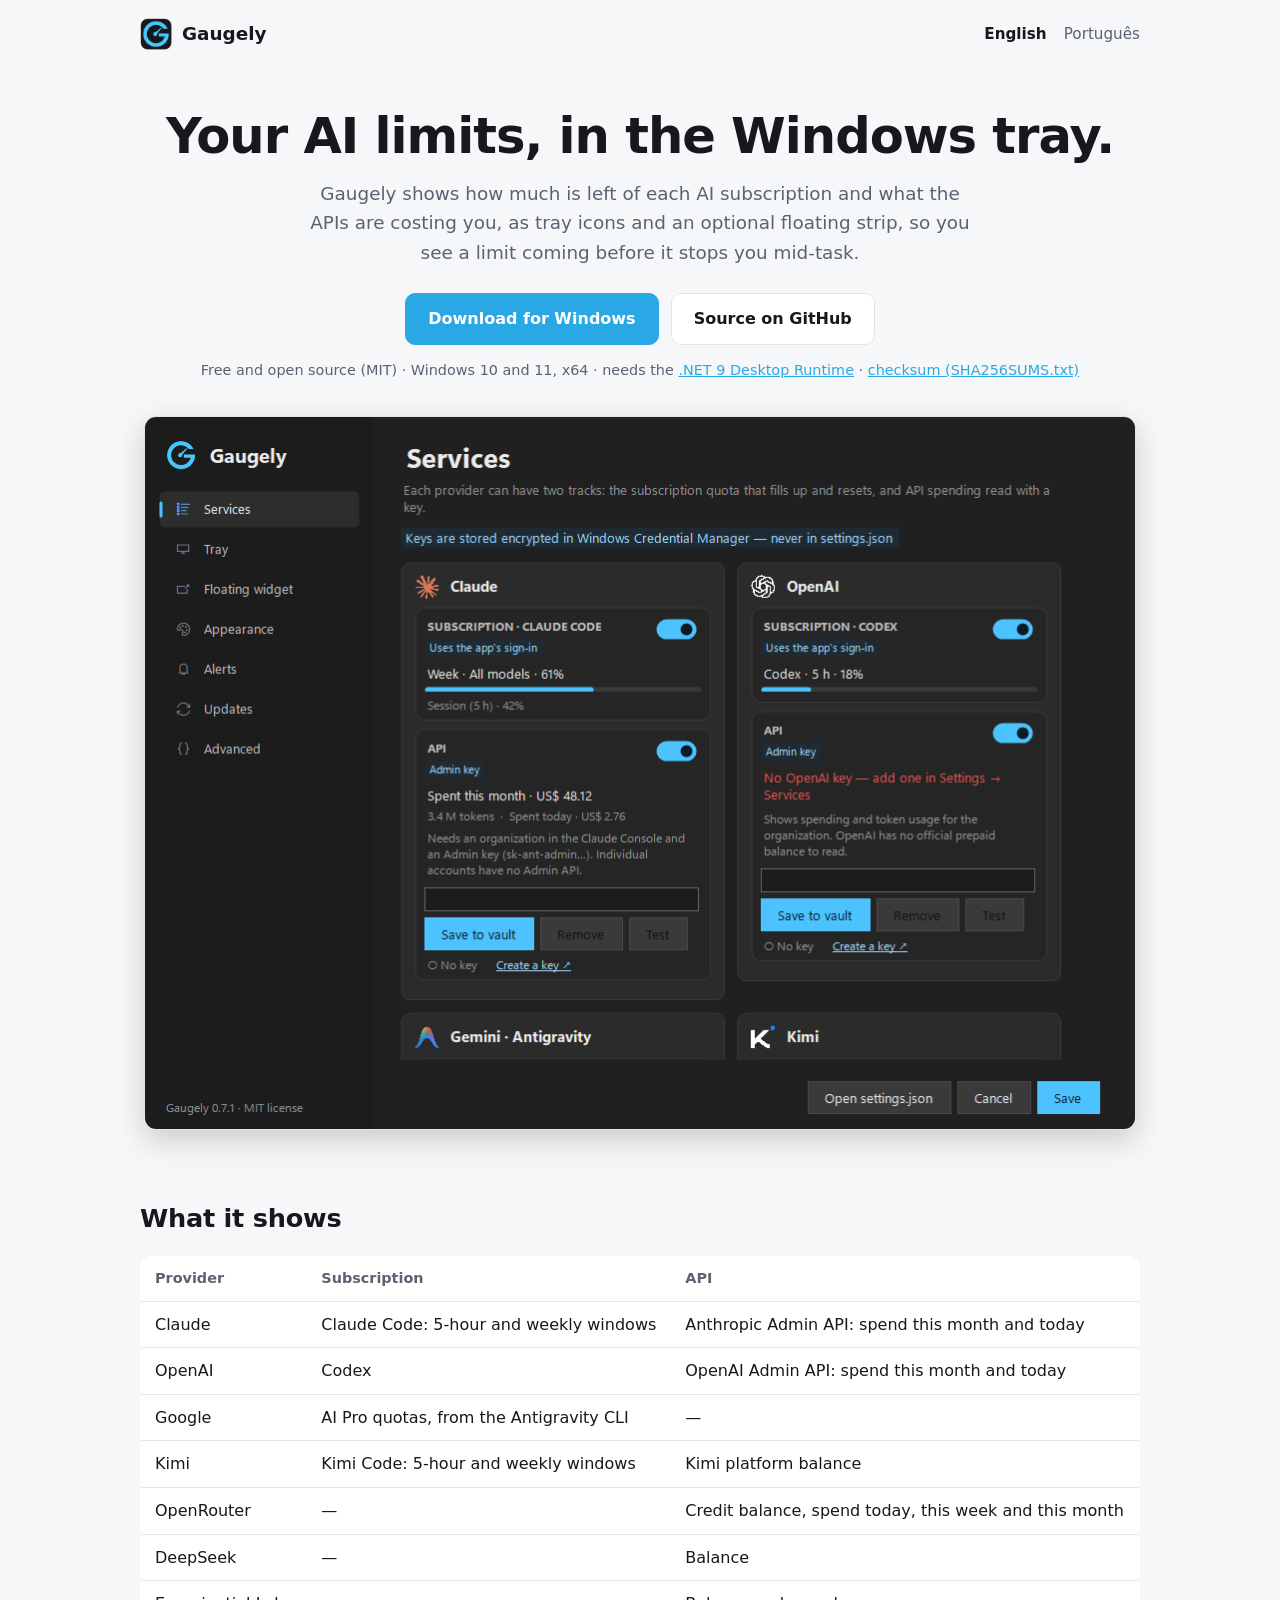
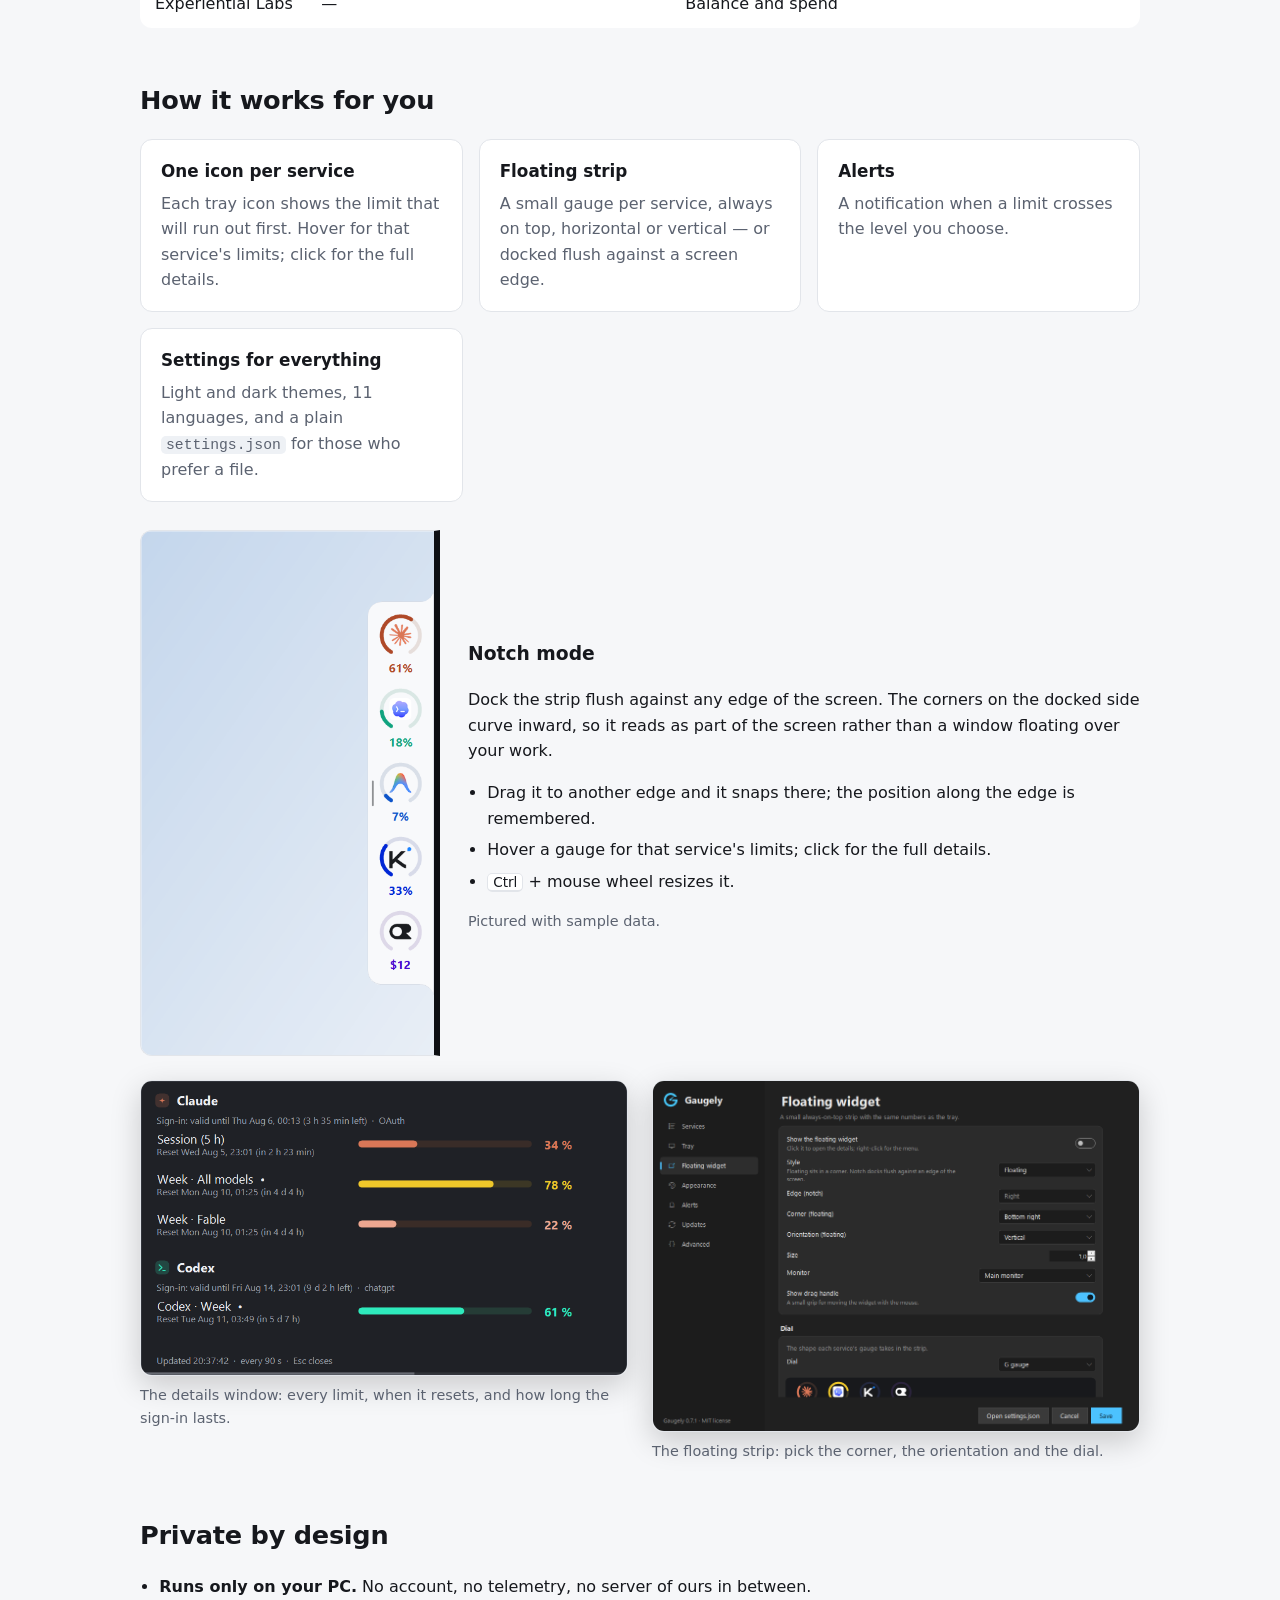
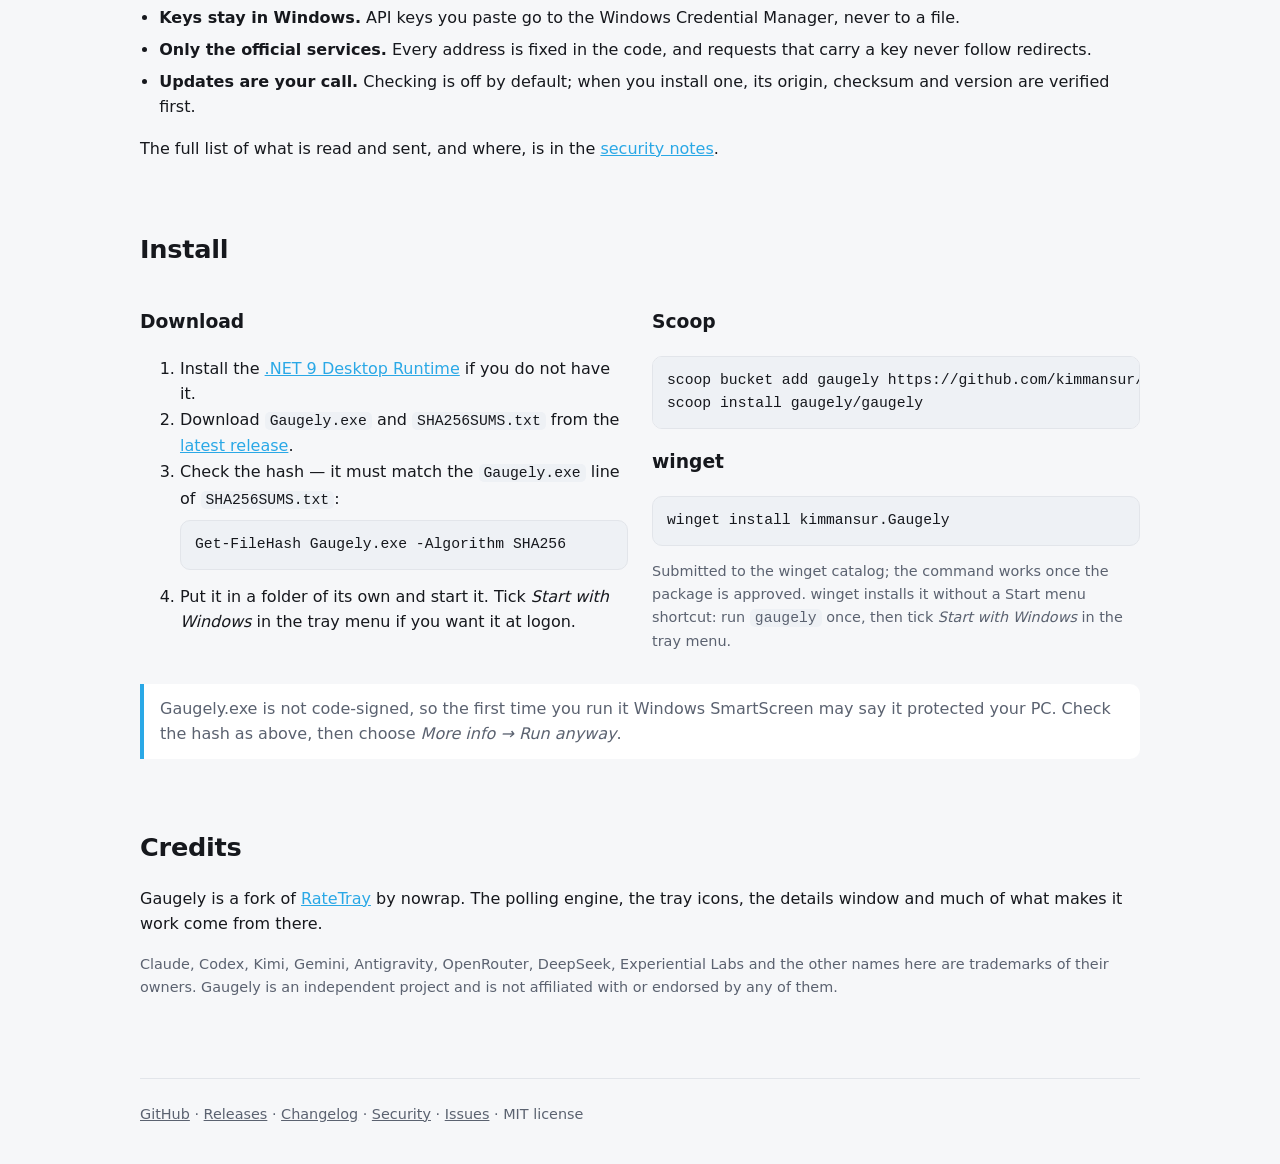
<file: site/index.html>
<!doctype html>
<html lang="en">
<head>
  <meta charset="utf-8">
  <meta name="viewport" content="width=device-width, initial-scale=1">
  <title>Gaugely — AI usage limits and API spending in the Windows tray</title>
  <meta name="description" content="Gaugely shows how much is left of your Claude Code, Codex, Kimi Code and Antigravity limits, and what you spend on the Anthropic, OpenAI, Kimi, OpenRouter, DeepSeek and Experiential Labs APIs, right in the Windows tray. Free and open source.">
  <link rel="canonical" href="https://kimmansur.github.io/gaugely/">
  <link rel="alternate" hreflang="en" href="https://kimmansur.github.io/gaugely/">
  <link rel="alternate" hreflang="pt-BR" href="https://kimmansur.github.io/gaugely/pt/">
  <link rel="icon" href="assets/img/icon.png">
  <link rel="apple-touch-icon" href="assets/img/icon.png">
  <meta property="og:title" content="Gaugely">
  <meta property="og:description" content="AI usage limits and API spending in the Windows tray. Free and open source.">
  <meta property="og:image" content="https://kimmansur.github.io/gaugely/assets/img/services.en.png">
  <meta property="og:url" content="https://kimmansur.github.io/gaugely/">
  <link rel="stylesheet" href="assets/style.css">
</head>
<body>
  <div class="wrap">
    <header class="top">
      <a class="brand" href="./"><img src="assets/img/icon.png" alt="" width="32" height="32">Gaugely</a>
      <nav class="lang" aria-label="Language">
        <a href="./" aria-current="page" lang="en">English</a>
        <a href="pt/" lang="pt-BR">Português</a>
      </nav>
    </header>

    <main>
      <div class="hero">
        <h1>Your AI limits, in the Windows tray.</h1>
        <p class="lead">Gaugely shows how much is left of each AI subscription and what the APIs are costing you, as tray icons and an optional floating strip, so you see a limit coming before it stops you mid-task.</p>
        <div class="actions">
          <a class="button primary" href="https://github.com/kimmansur/gaugely/releases/latest/download/Gaugely.exe">Download for Windows</a>
          <a class="button" href="https://github.com/kimmansur/gaugely">Source on GitHub</a>
        </div>
        <p class="fine">Free and open source (MIT) · Windows 10 and 11, x64 · needs the <a href="https://dotnet.microsoft.com/download/dotnet/9.0">.NET 9 Desktop Runtime</a> · <a href="https://github.com/kimmansur/gaugely/releases/latest/download/SHA256SUMS.txt">checksum (SHA256SUMS.txt)</a></p>
        <div class="shot">
          <img src="assets/img/services.en.png" width="992" height="713" alt="Gaugely settings window, Services page: Claude and OpenAI cards, each with a subscription track and an API track">
        </div>
      </div>

      <section aria-labelledby="what">
        <h2 id="what">What it shows</h2>
        <div class="table-wrap">
        <table>
          <thead><tr><th scope="col">Provider</th><th scope="col">Subscription</th><th scope="col">API</th></tr></thead>
          <tbody>
            <tr><td>Claude</td><td>Claude Code: 5-hour and weekly windows</td><td>Anthropic Admin API: spend this month and today</td></tr>
            <tr><td>OpenAI</td><td>Codex</td><td>OpenAI Admin API: spend this month and today</td></tr>
            <tr><td>Google</td><td>AI Pro quotas, from the Antigravity CLI</td><td>—</td></tr>
            <tr><td>Kimi</td><td>Kimi Code: 5-hour and weekly windows</td><td>Kimi platform balance</td></tr>
            <tr><td>OpenRouter</td><td>—</td><td>Credit balance, spend today, this week and this month</td></tr>
            <tr><td>DeepSeek</td><td>—</td><td>Balance</td></tr>
            <tr><td>Experiential Labs</td><td>—</td><td>Balance and spend</td></tr>
          </tbody>
        </table>
        </div>
      </section>

      <section aria-labelledby="features">
        <h2 id="features">How it works for you</h2>
        <div class="grid">
          <div class="card"><h3>One icon per service</h3><p>Each tray icon shows the limit that will run out first. Hover for that service's limits; click for the full details.</p></div>
          <div class="card"><h3>Floating strip</h3><p>A small gauge per service, always on top, horizontal or vertical — or docked flush against a screen edge.</p></div>
          <div class="card"><h3>Alerts</h3><p>A notification when a limit crosses the level you choose.</p></div>
          <div class="card"><h3>Settings for everything</h3><p>Light and dark themes, 11 languages, and a plain <code>settings.json</code> for those who prefer a file.</p></div>
        </div>
        <div class="notch">
          <picture>
            <source srcset="assets/img/notch-dark.png" media="(prefers-color-scheme: dark)">
            <img src="assets/img/notch-light.png" width="466" height="834" alt="The strip in notch mode, docked flush against the right edge of the screen with inverted corners, one gauge each for Claude, Codex, Antigravity, Kimi and OpenRouter" loading="lazy">
          </picture>
          <div>
            <h3>Notch mode</h3>
            <p>Dock the strip flush against any edge of the screen. The corners on the docked side curve inward, so it reads as part of the screen rather than a window floating over your work.</p>
            <ul class="checks">
              <li>Drag it to another edge and it snaps there; the position along the edge is remembered.</li>
              <li>Hover a gauge for that service's limits; click for the full details.</li>
              <li><kbd>Ctrl</kbd> + mouse wheel resizes it.</li>
            </ul>
            <p class="fine">Pictured with sample data.</p>
          </div>
        </div>
        <div class="two" style="margin-top:24px">
          <figure>
            <img src="assets/img/details.png" width="840" height="507" alt="Details window with Claude session and weekly limits and the Codex weekly limit as bars with percentages and reset times" loading="lazy">
            <figcaption>The details window: every limit, when it resets, and how long the sign-in lasts.</figcaption>
          </figure>
          <figure>
            <img src="assets/img/widget.en.png" width="992" height="713" alt="Settings window, Floating widget page, with style, corner, orientation and dial options" loading="lazy">
            <figcaption>The floating strip: pick the corner, the orientation and the dial.</figcaption>
          </figure>
        </div>
      </section>

      <section aria-labelledby="privacy">
        <h2 id="privacy">Private by design</h2>
        <ul class="checks">
          <li><strong>Runs only on your PC.</strong> No account, no telemetry, no server of ours in between.</li>
          <li><strong>Keys stay in Windows.</strong> API keys you paste go to the Windows Credential Manager, never to a file.</li>
          <li><strong>Only the official services.</strong> Every address is fixed in the code, and requests that carry a key never follow redirects.</li>
          <li><strong>Updates are your call.</strong> Checking is off by default; when you install one, its origin, checksum and version are verified first.</li>
        </ul>
        <p>The full list of what is read and sent, and where, is in the <a href="https://github.com/kimmansur/gaugely/blob/main/SECURITY.md">security notes</a>.</p>
      </section>

      <section aria-labelledby="install">
        <h2 id="install">Install</h2>
        <div class="two">
          <div>
            <h3>Download</h3>
            <ol>
              <li>Install the <a href="https://dotnet.microsoft.com/download/dotnet/9.0">.NET 9 Desktop Runtime</a> if you do not have it.</li>
              <li>Download <code>Gaugely.exe</code> and <code>SHA256SUMS.txt</code> from the <a href="https://github.com/kimmansur/gaugely/releases/latest">latest release</a>.</li>
              <li>Check the hash — it must match the <code>Gaugely.exe</code> line of <code>SHA256SUMS.txt</code>:
                <pre><code>Get-FileHash Gaugely.exe -Algorithm SHA256</code></pre></li>
              <li>Put it in a folder of its own and start it. Tick <em>Start with Windows</em> in the tray menu if you want it at logon.</li>
            </ol>
          </div>
          <div>
            <h3>Scoop</h3>
            <pre><code>scoop bucket add gaugely https://github.com/kimmansur/gaugely
scoop install gaugely/gaugely</code></pre>
            <h3>winget</h3>
            <pre><code>winget install kimmansur.Gaugely</code></pre>
            <p class="fine">Submitted to the winget catalog; the command works once the package is approved. winget installs it without a Start menu shortcut: run <code>gaugely</code> once, then tick <em>Start with Windows</em> in the tray menu.</p>
          </div>
        </div>
        <p class="note">Gaugely.exe is not code-signed, so the first time you run it Windows SmartScreen may say it protected your PC. Check the hash as above, then choose <em>More info → Run anyway</em>.</p>
      </section>

      <section aria-labelledby="credits">
        <h2 id="credits">Credits</h2>
        <p>Gaugely is a fork of <a href="https://github.com/nowrap/rate-tray">RateTray</a> by nowrap. The polling engine, the tray icons, the details window and much of what makes it work come from there.</p>
        <p class="fine">Claude, Codex, Kimi, Gemini, Antigravity, OpenRouter, DeepSeek, Experiential Labs and the other names here are trademarks of their owners. Gaugely is an independent project and is not affiliated with or endorsed by any of them.</p>
      </section>
    </main>

    <footer>
      <a href="https://github.com/kimmansur/gaugely">GitHub</a> ·
      <a href="https://github.com/kimmansur/gaugely/releases">Releases</a> ·
      <a href="https://github.com/kimmansur/gaugely/blob/main/CHANGELOG.md">Changelog</a> ·
      <a href="https://github.com/kimmansur/gaugely/blob/main/SECURITY.md">Security</a> ·
      <a href="https://github.com/kimmansur/gaugely/issues">Issues</a> ·
      MIT license
    </footer>
  </div>
</body>
</html>
</file>
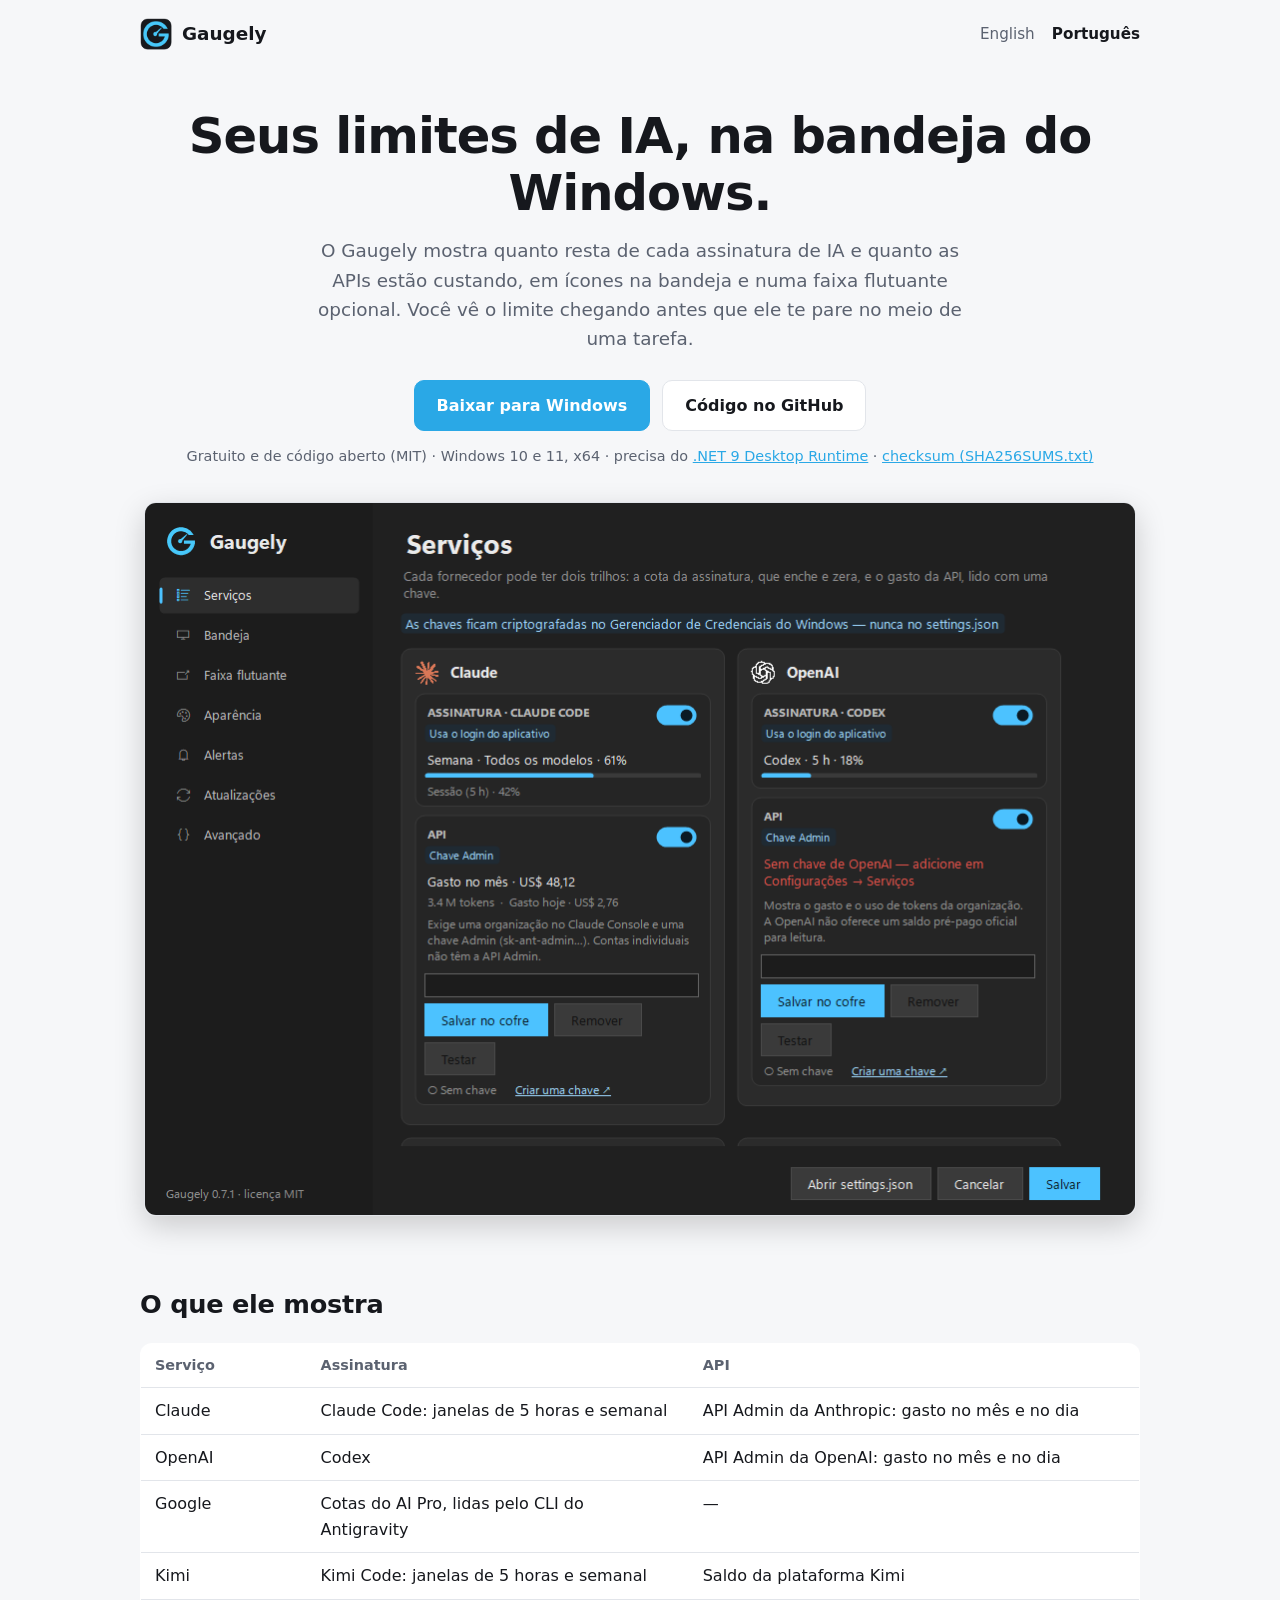
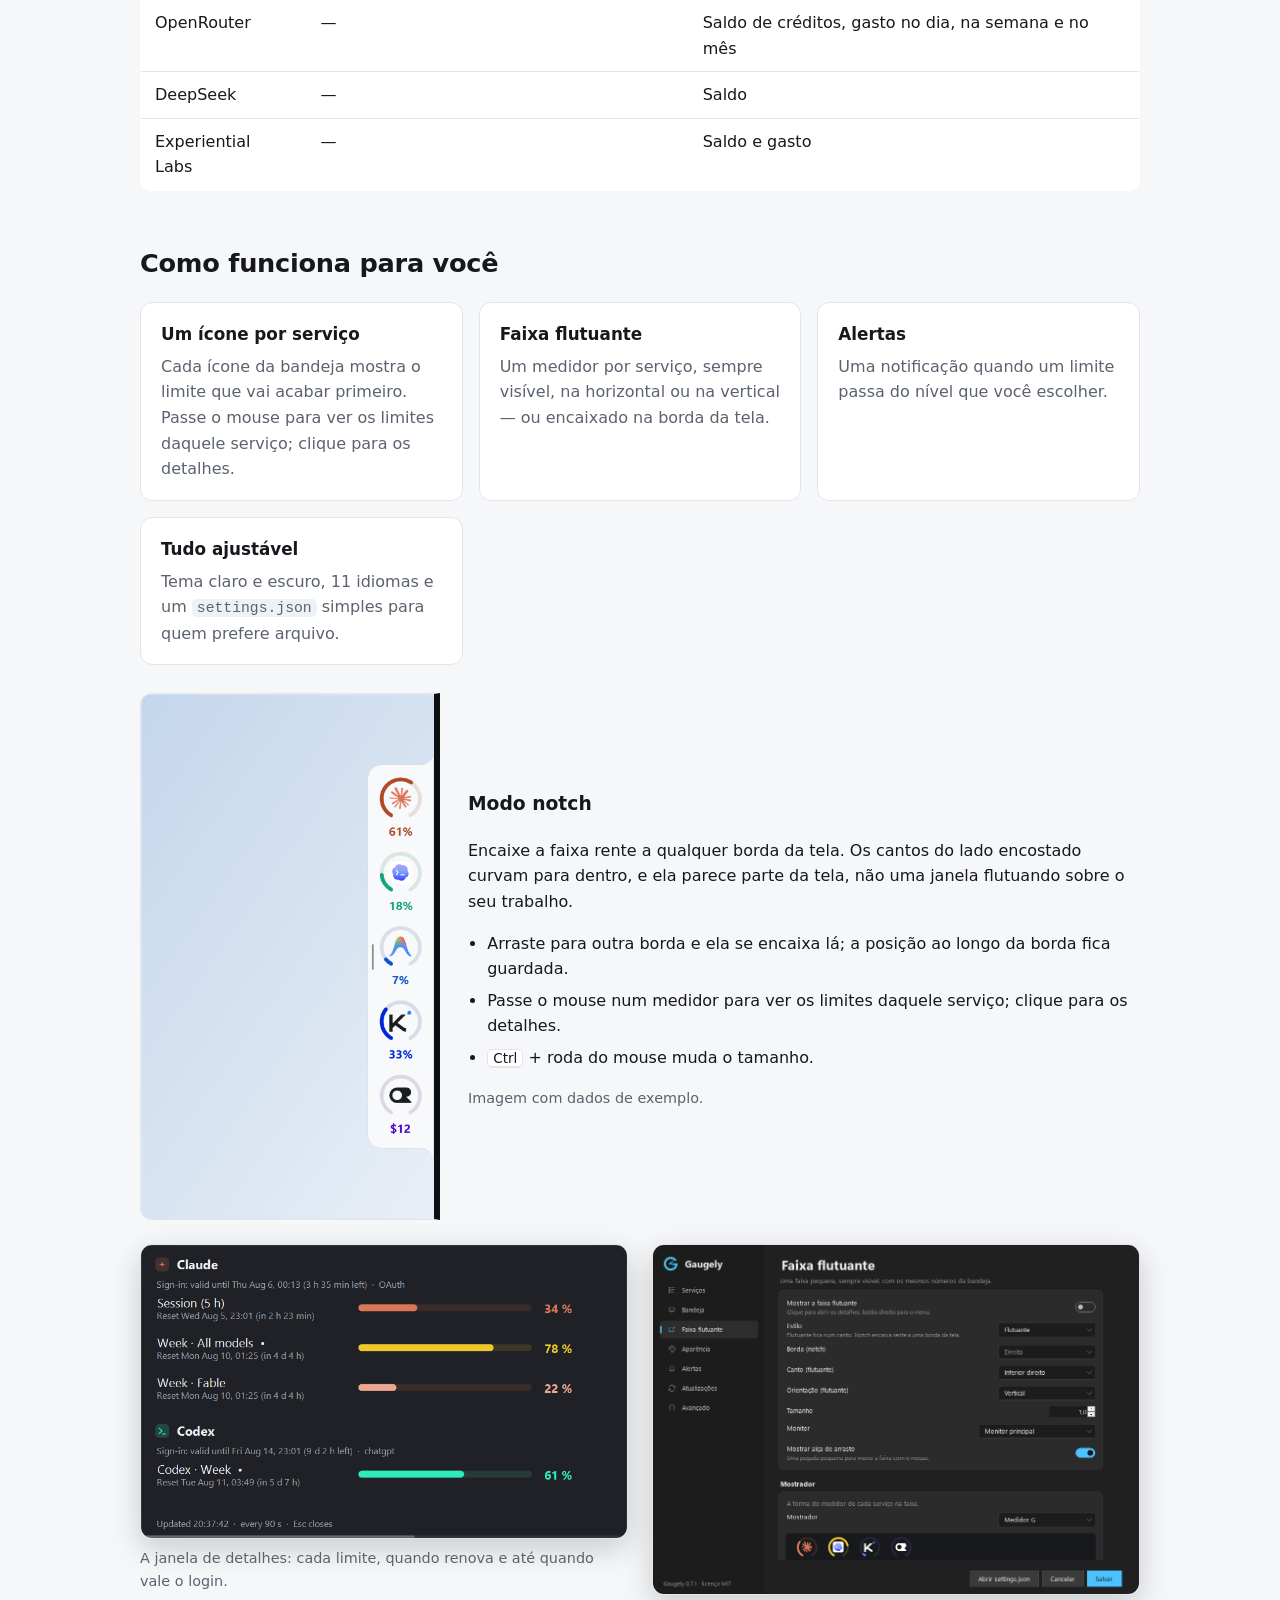
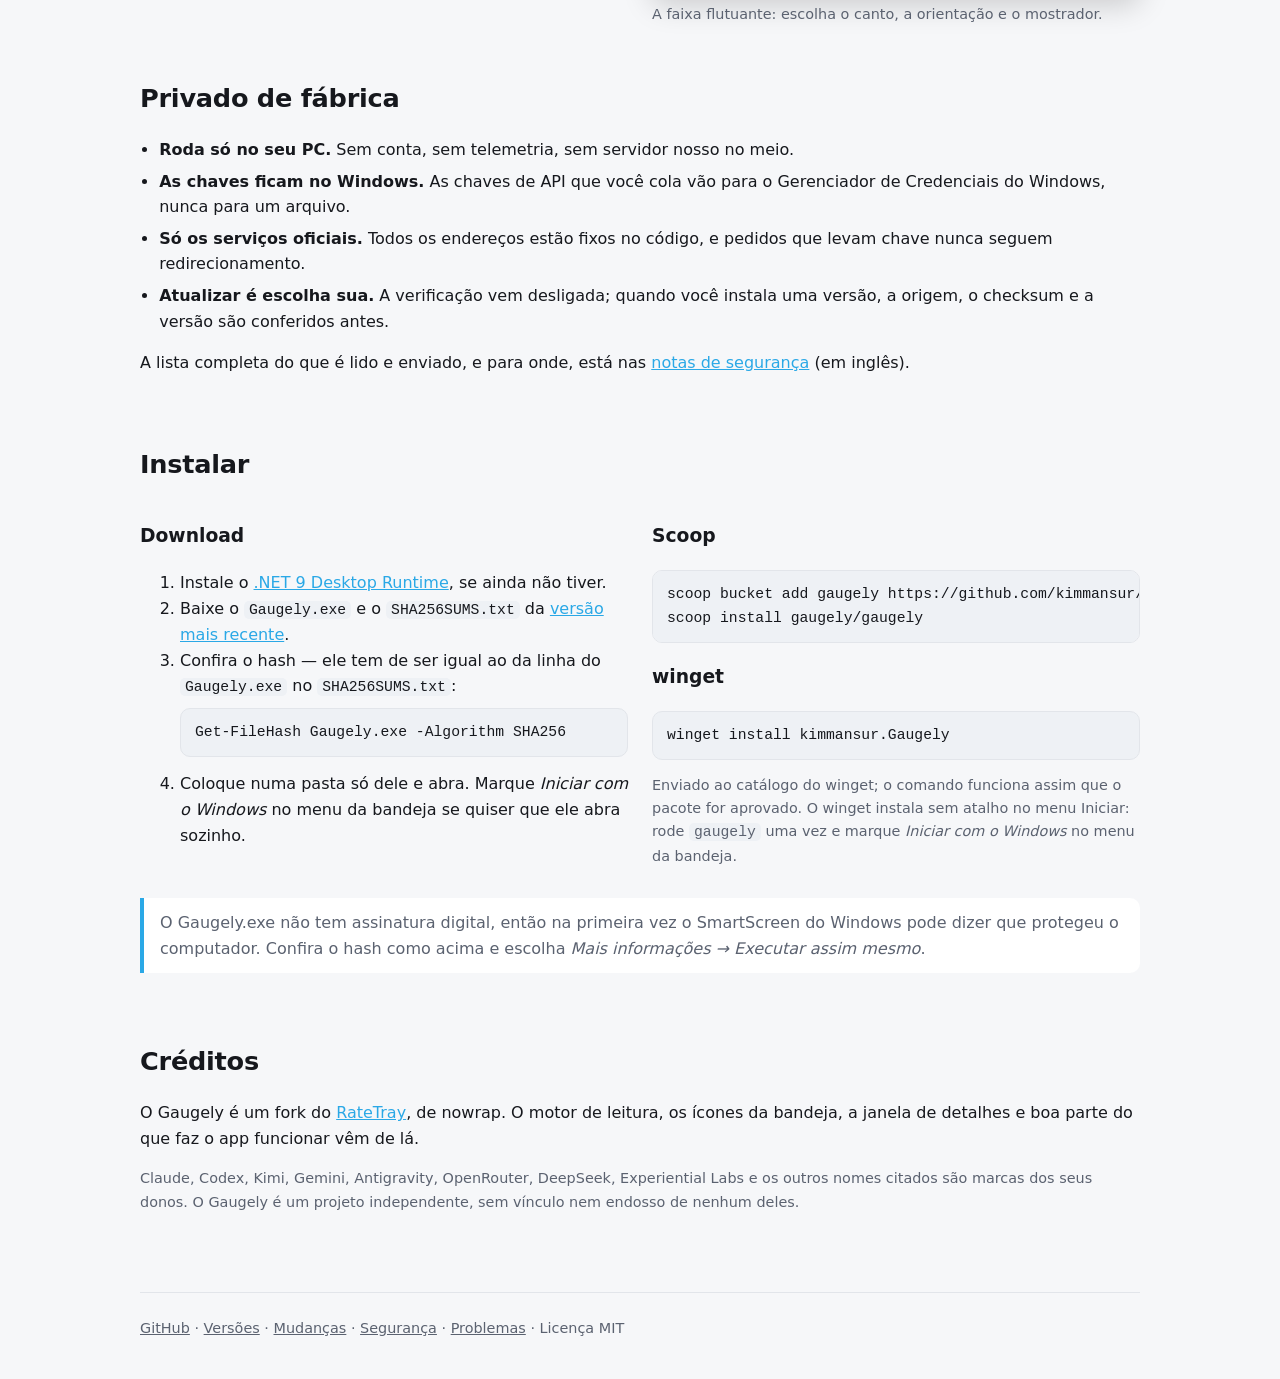
<file: site/pt/index.html>
<!doctype html>
<html lang="pt-BR">
<head>
  <meta charset="utf-8">
  <meta name="viewport" content="width=device-width, initial-scale=1">
  <title>Gaugely — limites de uso e gasto com IA na bandeja do Windows</title>
  <meta name="description" content="O Gaugely mostra quanto resta dos limites do Claude Code, Codex, Kimi Code e Antigravity, e quanto você gasta nas APIs da Anthropic, OpenAI, Kimi, OpenRouter, DeepSeek e Experiential Labs, na bandeja do Windows. Gratuito e de código aberto.">
  <link rel="canonical" href="https://kimmansur.github.io/gaugely/pt/">
  <link rel="alternate" hreflang="en" href="https://kimmansur.github.io/gaugely/">
  <link rel="alternate" hreflang="pt-BR" href="https://kimmansur.github.io/gaugely/pt/">
  <link rel="icon" href="../assets/img/icon.png">
  <link rel="apple-touch-icon" href="../assets/img/icon.png">
  <meta property="og:title" content="Gaugely">
  <meta property="og:description" content="Limites de uso e gasto com IA na bandeja do Windows. Gratuito e de código aberto.">
  <meta property="og:image" content="https://kimmansur.github.io/gaugely/assets/img/services.pt.png">
  <meta property="og:url" content="https://kimmansur.github.io/gaugely/pt/">
  <link rel="stylesheet" href="../assets/style.css">
</head>
<body>
  <div class="wrap">
    <header class="top">
      <a class="brand" href="./"><img src="../assets/img/icon.png" alt="" width="32" height="32">Gaugely</a>
      <nav class="lang" aria-label="Idioma">
        <a href="../" lang="en">English</a>
        <a href="./" aria-current="page" lang="pt-BR">Português</a>
      </nav>
    </header>

    <main>
      <div class="hero">
        <h1>Seus limites de IA, na bandeja do Windows.</h1>
        <p class="lead">O Gaugely mostra quanto resta de cada assinatura de IA e quanto as APIs estão custando, em ícones na bandeja e numa faixa flutuante opcional. Você vê o limite chegando antes que ele te pare no meio de uma tarefa.</p>
        <div class="actions">
          <a class="button primary" href="https://github.com/kimmansur/gaugely/releases/latest/download/Gaugely.exe">Baixar para Windows</a>
          <a class="button" href="https://github.com/kimmansur/gaugely">Código no GitHub</a>
        </div>
        <p class="fine">Gratuito e de código aberto (MIT) · Windows 10 e 11, x64 · precisa do <a href="https://dotnet.microsoft.com/download/dotnet/9.0">.NET 9 Desktop Runtime</a> · <a href="https://github.com/kimmansur/gaugely/releases/latest/download/SHA256SUMS.txt">checksum (SHA256SUMS.txt)</a></p>
        <div class="shot">
          <img src="../assets/img/services.pt.png" width="992" height="713" alt="Janela de ajustes do Gaugely, página Serviços: cartões do Claude e da OpenAI, cada um com a trilha da assinatura e a da API">
        </div>
      </div>

      <section aria-labelledby="o-que">
        <h2 id="o-que">O que ele mostra</h2>
        <div class="table-wrap">
        <table>
          <thead><tr><th scope="col">Serviço</th><th scope="col">Assinatura</th><th scope="col">API</th></tr></thead>
          <tbody>
            <tr><td>Claude</td><td>Claude Code: janelas de 5 horas e semanal</td><td>API Admin da Anthropic: gasto no mês e no dia</td></tr>
            <tr><td>OpenAI</td><td>Codex</td><td>API Admin da OpenAI: gasto no mês e no dia</td></tr>
            <tr><td>Google</td><td>Cotas do AI Pro, lidas pelo CLI do Antigravity</td><td>—</td></tr>
            <tr><td>Kimi</td><td>Kimi Code: janelas de 5 horas e semanal</td><td>Saldo da plataforma Kimi</td></tr>
            <tr><td>OpenRouter</td><td>—</td><td>Saldo de créditos, gasto no dia, na semana e no mês</td></tr>
            <tr><td>DeepSeek</td><td>—</td><td>Saldo</td></tr>
            <tr><td>Experiential Labs</td><td>—</td><td>Saldo e gasto</td></tr>
          </tbody>
        </table>
        </div>
      </section>

      <section aria-labelledby="como">
        <h2 id="como">Como funciona para você</h2>
        <div class="grid">
          <div class="card"><h3>Um ícone por serviço</h3><p>Cada ícone da bandeja mostra o limite que vai acabar primeiro. Passe o mouse para ver os limites daquele serviço; clique para os detalhes.</p></div>
          <div class="card"><h3>Faixa flutuante</h3><p>Um medidor por serviço, sempre visível, na horizontal ou na vertical — ou encaixado na borda da tela.</p></div>
          <div class="card"><h3>Alertas</h3><p>Uma notificação quando um limite passa do nível que você escolher.</p></div>
          <div class="card"><h3>Tudo ajustável</h3><p>Tema claro e escuro, 11 idiomas e um <code>settings.json</code> simples para quem prefere arquivo.</p></div>
        </div>
        <div class="notch">
          <picture>
            <source srcset="../assets/img/notch-dark.png" media="(prefers-color-scheme: dark)">
            <img src="../assets/img/notch-light.png" width="466" height="834" alt="A faixa no modo notch, encaixada rente à borda direita da tela, com os cantos do lado encostado curvados para dentro, um medidor para Claude, Codex, Antigravity, Kimi e OpenRouter" loading="lazy">
          </picture>
          <div>
            <h3>Modo notch</h3>
            <p>Encaixe a faixa rente a qualquer borda da tela. Os cantos do lado encostado curvam para dentro, e ela parece parte da tela, não uma janela flutuando sobre o seu trabalho.</p>
            <ul class="checks">
              <li>Arraste para outra borda e ela se encaixa lá; a posição ao longo da borda fica guardada.</li>
              <li>Passe o mouse num medidor para ver os limites daquele serviço; clique para os detalhes.</li>
              <li><kbd>Ctrl</kbd> + roda do mouse muda o tamanho.</li>
            </ul>
            <p class="fine">Imagem com dados de exemplo.</p>
          </div>
        </div>
        <div class="two" style="margin-top:24px">
          <figure>
            <img src="../assets/img/details.png" width="840" height="507" alt="Janela de detalhes com os limites de sessão e semanal do Claude e o semanal do Codex, em barras com porcentagem e horário de renovação" loading="lazy">
            <figcaption>A janela de detalhes: cada limite, quando renova e até quando vale o login.</figcaption>
          </figure>
          <figure>
            <img src="../assets/img/widget.pt.png" width="992" height="713" alt="Janela de ajustes, página da faixa flutuante, com estilo, canto, orientação e mostrador" loading="lazy">
            <figcaption>A faixa flutuante: escolha o canto, a orientação e o mostrador.</figcaption>
          </figure>
        </div>
      </section>

      <section aria-labelledby="privacidade">
        <h2 id="privacidade">Privado de fábrica</h2>
        <ul class="checks">
          <li><strong>Roda só no seu PC.</strong> Sem conta, sem telemetria, sem servidor nosso no meio.</li>
          <li><strong>As chaves ficam no Windows.</strong> As chaves de API que você cola vão para o Gerenciador de Credenciais do Windows, nunca para um arquivo.</li>
          <li><strong>Só os serviços oficiais.</strong> Todos os endereços estão fixos no código, e pedidos que levam chave nunca seguem redirecionamento.</li>
          <li><strong>Atualizar é escolha sua.</strong> A verificação vem desligada; quando você instala uma versão, a origem, o checksum e a versão são conferidos antes.</li>
        </ul>
        <p>A lista completa do que é lido e enviado, e para onde, está nas <a href="https://github.com/kimmansur/gaugely/blob/main/SECURITY.md">notas de segurança</a> (em inglês).</p>
      </section>

      <section aria-labelledby="instalar">
        <h2 id="instalar">Instalar</h2>
        <div class="two">
          <div>
            <h3>Download</h3>
            <ol>
              <li>Instale o <a href="https://dotnet.microsoft.com/download/dotnet/9.0">.NET 9 Desktop Runtime</a>, se ainda não tiver.</li>
              <li>Baixe o <code>Gaugely.exe</code> e o <code>SHA256SUMS.txt</code> da <a href="https://github.com/kimmansur/gaugely/releases/latest">versão mais recente</a>.</li>
              <li>Confira o hash — ele tem de ser igual ao da linha do <code>Gaugely.exe</code> no <code>SHA256SUMS.txt</code>:
                <pre><code>Get-FileHash Gaugely.exe -Algorithm SHA256</code></pre></li>
              <li>Coloque numa pasta só dele e abra. Marque <em>Iniciar com o Windows</em> no menu da bandeja se quiser que ele abra sozinho.</li>
            </ol>
          </div>
          <div>
            <h3>Scoop</h3>
            <pre><code>scoop bucket add gaugely https://github.com/kimmansur/gaugely
scoop install gaugely/gaugely</code></pre>
            <h3>winget</h3>
            <pre><code>winget install kimmansur.Gaugely</code></pre>
            <p class="fine">Enviado ao catálogo do winget; o comando funciona assim que o pacote for aprovado. O winget instala sem atalho no menu Iniciar: rode <code>gaugely</code> uma vez e marque <em>Iniciar com o Windows</em> no menu da bandeja.</p>
          </div>
        </div>
        <p class="note">O Gaugely.exe não tem assinatura digital, então na primeira vez o SmartScreen do Windows pode dizer que protegeu o computador. Confira o hash como acima e escolha <em>Mais informações → Executar assim mesmo</em>.</p>
      </section>

      <section aria-labelledby="creditos">
        <h2 id="creditos">Créditos</h2>
        <p>O Gaugely é um fork do <a href="https://github.com/nowrap/rate-tray">RateTray</a>, de nowrap. O motor de leitura, os ícones da bandeja, a janela de detalhes e boa parte do que faz o app funcionar vêm de lá.</p>
        <p class="fine">Claude, Codex, Kimi, Gemini, Antigravity, OpenRouter, DeepSeek, Experiential Labs e os outros nomes citados são marcas dos seus donos. O Gaugely é um projeto independente, sem vínculo nem endosso de nenhum deles.</p>
      </section>
    </main>

    <footer>
      <a href="https://github.com/kimmansur/gaugely">GitHub</a> ·
      <a href="https://github.com/kimmansur/gaugely/releases">Versões</a> ·
      <a href="https://github.com/kimmansur/gaugely/blob/main/CHANGELOG.md">Mudanças</a> ·
      <a href="https://github.com/kimmansur/gaugely/blob/main/SECURITY.md">Segurança</a> ·
      <a href="https://github.com/kimmansur/gaugely/issues">Problemas</a> ·
      Licença MIT
    </footer>
  </div>
</body>
</html>
</file>
<file: site/assets/style.css>
:root {
  --bg: #f6f7f9;
  --surface: #ffffff;
  --text: #16181d;
  --muted: #5b6270;
  --line: #e2e5ea;
  --accent: #2aa8e6;
  --accent-ink: #ffffff;
  --code-bg: #eef1f5;
  color-scheme: light dark;
}

@media (prefers-color-scheme: dark) {
  :root {
    --bg: #15171b;
    --surface: #1e2126;
    --text: #e9ebef;
    --muted: #a3a9b5;
    --line: #2d3138;
    --accent: #45b8f2;
    --accent-ink: #0b1620;
    --code-bg: #262a31;
  }
}

* { box-sizing: border-box; }

html { -webkit-text-size-adjust: 100%; }

body {
  margin: 0;
  font: 16px/1.6 "Segoe UI", system-ui, -apple-system, "Helvetica Neue", Arial, sans-serif;
  background: var(--bg);
  color: var(--text);
}

a { color: var(--accent); }
a:focus-visible, .button:focus-visible { outline: 3px solid var(--accent); outline-offset: 3px; }

.wrap { max-width: 1040px; margin: 0 auto; padding: 0 20px; }

header.top {
  display: flex;
  align-items: center;
  justify-content: space-between;
  padding: 18px 0;
}

.brand { display: flex; align-items: center; gap: 10px; font-weight: 700; font-size: 1.15rem; color: var(--text); text-decoration: none; }
.brand img { width: 32px; height: 32px; border-radius: 8px; }

nav.lang a { color: var(--muted); text-decoration: none; margin-left: 12px; font-size: .95rem; }
nav.lang a[aria-current="page"] { color: var(--text); font-weight: 600; }

.hero { padding: 40px 0 24px; text-align: center; }
.hero h1 { font-size: clamp(2rem, 5vw, 3.1rem); line-height: 1.15; margin: 0 0 14px; letter-spacing: -.02em; }
.hero p.lead { font-size: 1.15rem; color: var(--muted); max-width: 680px; margin: 0 auto 26px; }

.actions { display: flex; gap: 12px; justify-content: center; flex-wrap: wrap; }

.button {
  display: inline-block;
  padding: 12px 22px;
  border-radius: 10px;
  font-weight: 600;
  text-decoration: none;
  border: 1px solid var(--line);
  color: var(--text);
  background: var(--surface);
}
.button.primary { background: var(--accent); border-color: var(--accent); color: var(--accent-ink); }

.fine { color: var(--muted); font-size: .9rem; margin-top: 14px; }

.shot { margin: 34px auto 0; max-width: 992px; }
.shot img, figure img { width: 100%; height: auto; border-radius: 12px; border: 1px solid var(--line); box-shadow: 0 10px 30px rgba(0,0,0,.18); display: block; }

section { padding: 44px 0 8px; }
section h2 { font-size: 1.6rem; margin: 0 0 18px; letter-spacing: -.01em; }

.grid { display: grid; grid-template-columns: repeat(auto-fit, minmax(240px, 1fr)); gap: 16px; }
.card { background: var(--surface); border: 1px solid var(--line); border-radius: 12px; padding: 18px 20px; }
.card h3 { margin: 0 0 6px; font-size: 1.05rem; }
.card p { margin: 0; color: var(--muted); }

table { width: 100%; border-collapse: collapse; background: var(--surface); border: 1px solid var(--line); border-radius: 12px; overflow: hidden; }
th, td { text-align: left; padding: 10px 14px; border-bottom: 1px solid var(--line); vertical-align: top; }
th { font-size: .9rem; color: var(--muted); font-weight: 600; }
tr:last-child td { border-bottom: 0; }

.two { display: grid; grid-template-columns: 1fr 1fr; gap: 24px; align-items: start; }
@media (max-width: 760px) { .two { grid-template-columns: 1fr; } }

figure { margin: 0; }
figcaption { color: var(--muted); font-size: .9rem; margin-top: 8px; }

pre, code { font-family: "Cascadia Code", Consolas, "SFMono-Regular", monospace; font-size: .92rem; }
pre { background: var(--code-bg); border: 1px solid var(--line); border-radius: 10px; padding: 12px 14px; overflow-x: auto; margin: 8px 0 14px; }
code { background: var(--code-bg); padding: 1px 5px; border-radius: 5px; }
pre code { background: none; padding: 0; }

ul.checks { padding-left: 1.2rem; }
ul.checks li { margin: 6px 0; }

.note { border-left: 4px solid var(--accent); background: var(--surface); padding: 12px 16px; border-radius: 0 10px 10px 0; color: var(--muted); }

footer { border-top: 1px solid var(--line); margin-top: 56px; padding: 24px 0 40px; color: var(--muted); font-size: .9rem; }
footer a { color: var(--muted); }

/* Grid and flex children default to min-width: auto, so one long code line would widen the page on a phone. */
.two > *, .grid > * { min-width: 0; }
.table-wrap { overflow-x: auto; }
img { max-width: 100%; }
@media (max-width: 520px) {
  th, td { padding: 8px 10px; font-size: .92rem; }
  .button { width: 100%; text-align: center; }
}

.notch { display: grid; grid-template-columns: minmax(0, 300px) 1fr; gap: 28px; align-items: center; margin-top: 28px; }
/* The right side of the picture is the screen edge: square, with a bezel, not a rounded card. */
.notch img { width: 100%; height: auto; border-radius: 12px 0 0 12px; border: 1px solid var(--line); border-right: 6px solid #0d0f13; display: block; }
.notch h3 { margin-top: 0; }
kbd { font-family: inherit; font-size: .85em; border: 1px solid var(--line); border-bottom-width: 2px; border-radius: 5px; padding: 0 5px; background: var(--surface); }
@media (max-width: 640px) { .notch { grid-template-columns: 1fr; } .notch picture { max-width: 260px; margin: 0 auto; } }
</file>
